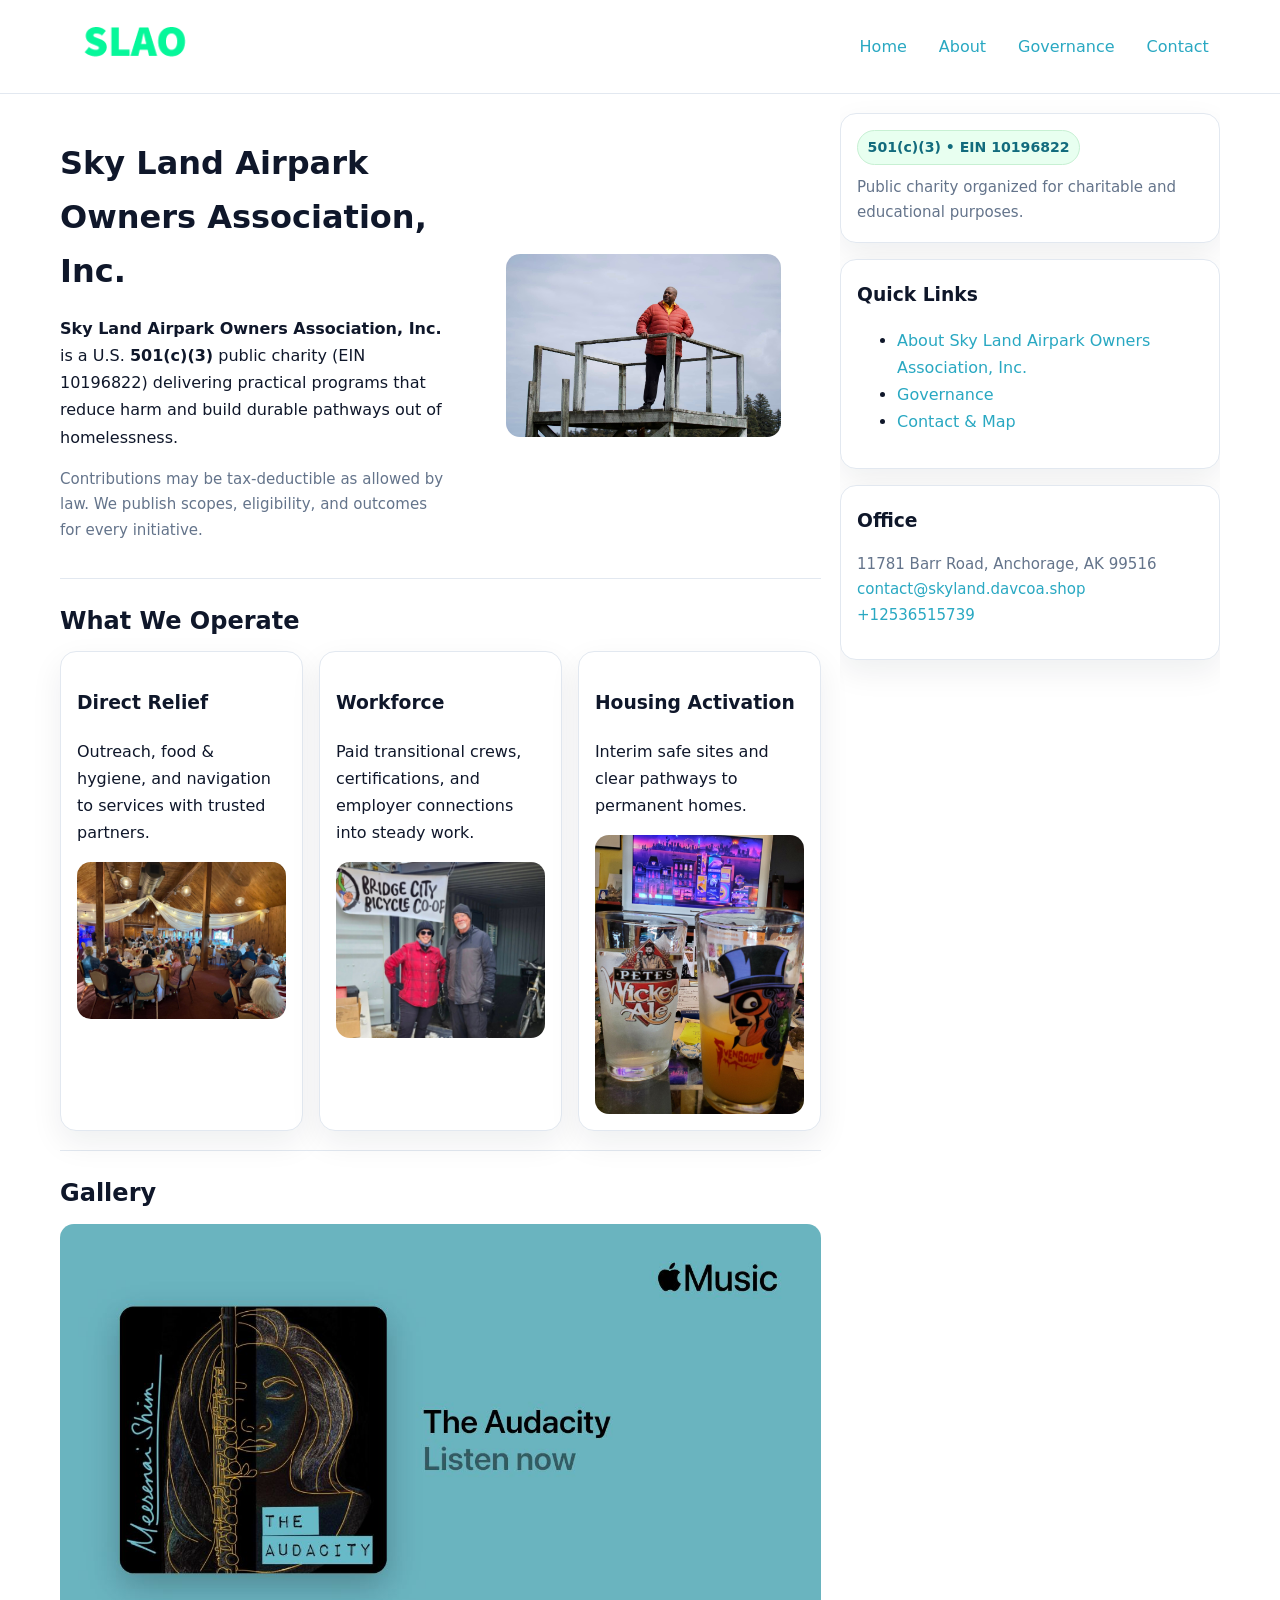
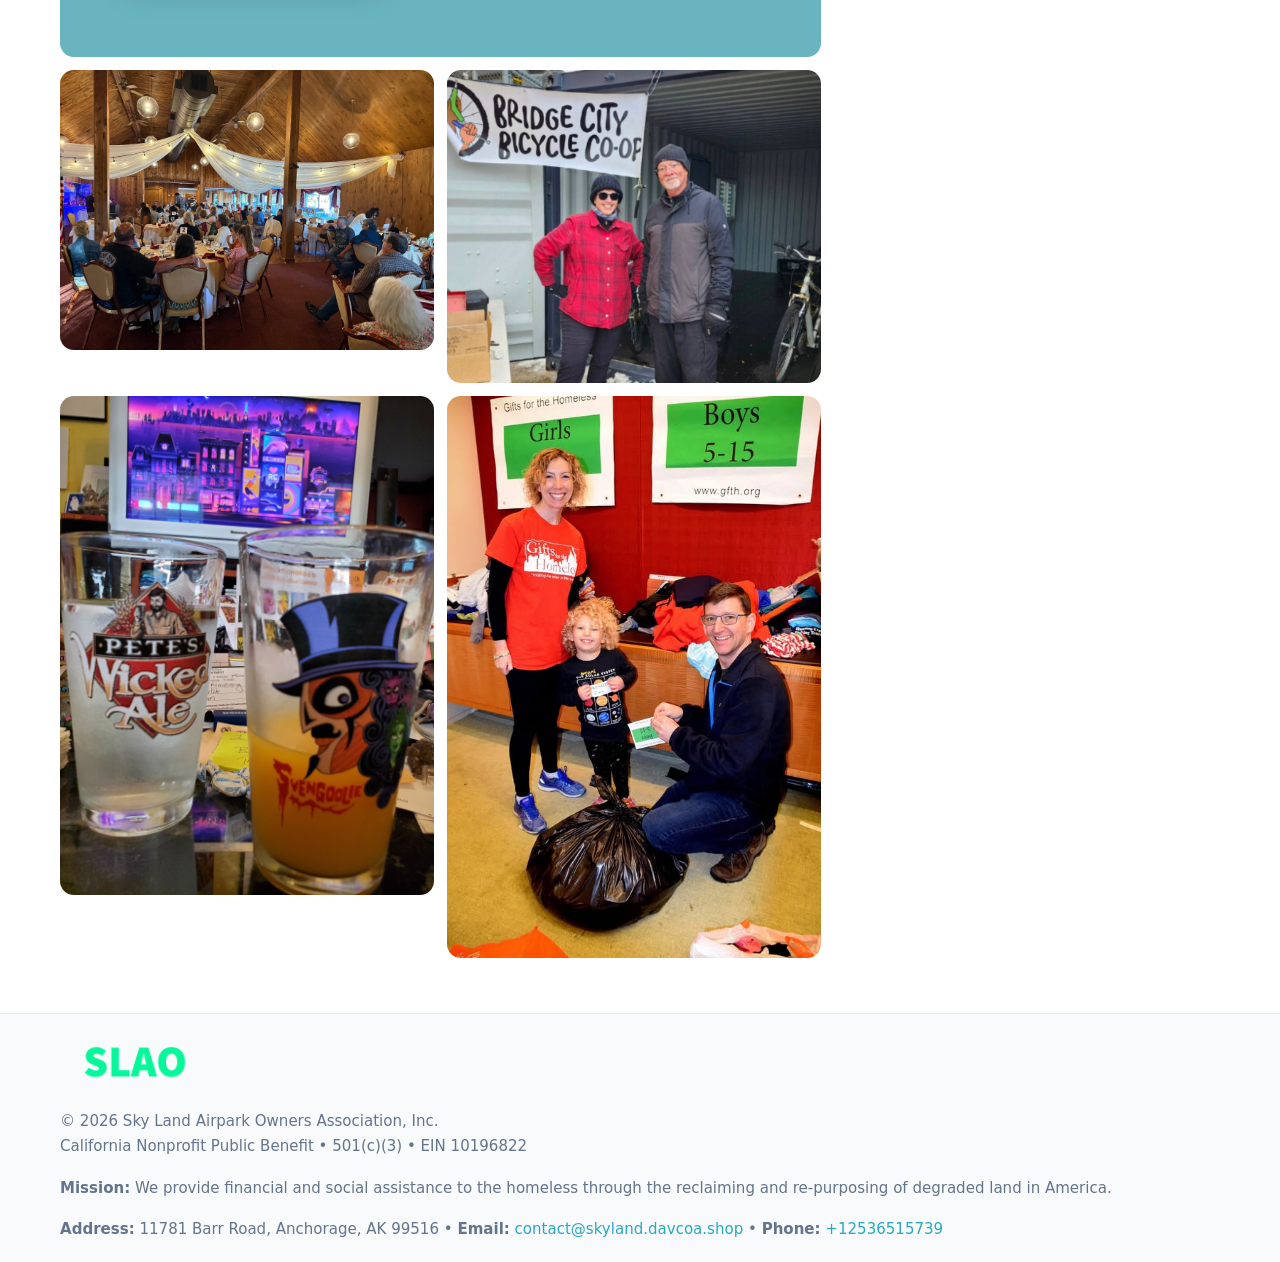
<file: index.html>
<!doctype html>
<html lang="en">
<head>
<meta charset="utf-8"/><meta name="viewport" content="width=device-width,initial-scale=1"/>
<title>Sky Land Airpark Owners Association, Inc. – Nonprofit • 2025</title>
<link rel="stylesheet" href="assets/styles.css"/><link rel="icon" href="images/logo.png">
<meta name="data-ein" content="10196822"><meta name="data-name" content="Sky Land Airpark Owners Association, Inc.">
<meta name="data-email" content="contact@skyland.davcoa.shop"><meta name="data-phone" content="+12536515739">
<meta name="data-address" content="11781 Barr Road,
Anchorage, AK 99516"><meta name="data-map" content="11781+Barr+Road,+Anchorage,+AK+99516">
  <meta name="description" content="Our nonprofit strengthens the community with programs focused on community services, education, and direct relief.">
<meta name="facebook-domain-verification" content="v078n5wfad3s505ogf3b8p0lwmq7a9" />
</head>
<body>
<div style="position:absolute;left:-9999px;top:-9999px;opacity:0" data-uniq="{{UNIQUE_BLOB}}">
  <span>Our nonprofit strengthens the community with programs focused on community services, education, and direct relief.</span><svg width="12" height="12" viewBox="0 0 12 12" xmlns="http://www.w3.org/2000/svg"><circle cx="6" cy="6" r="5" fill="#7c3aed"/></svg><img src="images/community.jpg" width="1" height="1" alt="" loading="lazy"/>
</div>

<header>
  <div class="header-wrap">
    <a href="index.html"><img src="images/logo.png" alt="Sky Land Airpark Owners Association, Inc. logo" style="width:150px"></a>
    <nav><a class="active" href="index.html">Home</a><a href="about.html">About</a><a href="governance.html">Governance</a><a href="contact.html">Contact</a></nav>
  </div>
</header>

<div class="layout">
  <main>
    <section class="section">
      <div class="c68f3c5e306">
        <div>
          <h1>Sky Land Airpark Owners Association, Inc.</h1>
          <p class="c47a7a07f61"><strong>Sky Land Airpark Owners Association, Inc.</strong> is a U.S. <strong>501(c)(3)</strong> public charity (EIN 10196822) delivering practical programs that reduce harm and build durable pathways out of homelessness.</p>
          <p class="small">Contributions may be tax-deductible as allowed by law. We publish scopes, eligibility, and outcomes for every initiative.</p>
        </div>
        <figure><img src="images/hero.jpg" alt="Community program hero"></figure>
      </div>
    </section>

    <section class="section">
      <h2>What We Operate</h2>
      <div class="cards">
        <article class="c67e957aed6"><h3>Direct Relief</h3><p>Outreach, food & hygiene, and navigation to services with trusted partners.</p><img src="images/relief.jpg" alt=""></article>
        <article class="c67e957aed6"><h3>Workforce</h3><p>Paid transitional crews, certifications, and employer connections into steady work.</p><img src="images/jobs.jpg" alt=""></article>
        <article class="c67e957aed6"><h3>Housing Activation</h3><p>Interim safe sites and clear pathways to permanent homes.</p><img src="images/land.jpg" alt=""></article>
      </div>
    </section>

    <!-- Gallery 5 ảnh (≥5 ảnh trong site) -->
    <section class="section">
      <h2>Gallery</h2>
      <div class="gallery">
        <img class="span2" src="images/programs.jpg" alt="Programs overview">
        <img src="images/relief.jpg" alt="Relief">
        <img src="images/jobs.jpg" alt="Jobs">
        <img src="images/land.jpg" alt="Housing">
        <img src="images/about.jpg" alt="Partners">
      </div>
    </section>
  </main>

  <aside aria-label="Sidebar">
    <div class="aside-box">
      <span class="c96b2b99cbc">501(c)(3) • EIN 10196822</span>
      <p class="small" style="margin:.6rem 0 0">Public charity organized for charitable and educational purposes.</p>
    </div>
    <div class="aside-box">
      <h3>Quick Links</h3>
      <ul>
        <li><a href="about.html">About Sky Land Airpark Owners Association, Inc.</a></li>
        <li><a href="governance.html">Governance</a></li>
        <li><a href="contact.html">Contact & Map</a></li>
      </ul>
    </div>
    <div class="aside-box">
      <h3>Office</h3>
      <p class="small">11781 Barr Road,
Anchorage, AK 99516<br><a href="mailto:contact@skyland.davcoa.shop">contact@skyland.davcoa.shop</a><br><a href="tel:+12536515739">+12536515739</a></p>
    </div>
  </aside>
</div>

<footer>
  <div class="foot">
    <div><img src="images/logo.png" alt="" style="width:150px;margin-bottom:.5rem"><div class="small">© <span id="year"></span> Sky Land Airpark Owners Association, Inc.</div><div class="small">California Nonprofit Public Benefit • 501(c)(3) • EIN 10196822</div></div>
    <div><div class="small"><strong>Mission:</strong> We provide financial and social assistance to the homeless through the reclaiming and re-purposing of degraded land in America.</div></div>
    <div><div class="small"><strong>Address:</strong> 11781 Barr Road,
Anchorage, AK 99516 • <strong>Email:</strong> <a href="mailto:contact@skyland.davcoa.shop">contact@skyland.davcoa.shop</a> • <strong>Phone:</strong> <a href="tel:+12536515739">+12536515739</a></div></div>
  </div>
</footer>

<!-- color/skin -->
<script>(function(){function g(n){const e=document.querySelector('meta[name="'+n+'"]');return e?e.content:''}
function h(s){let x=2166136261>>>0;for(let i=0;i<s.length;i++){x^=s.charCodeAt(i);x=(x*16777619)>>>0}return x>>>0}
let k=(g('data-ein')||'').replace(/\D+/g,'');if(!k)k=g('data-name')||location.hostname||'d';
const key=h(String(k)),H=key%360,S=55+(key%20),L=46;
const r=document.documentElement;r.style.setProperty('--brand',`hsl(${H} ${S}% ${L}%)`);
r.style.setProperty('--brand-ink',`hsl(${H} ${Math.min(95,S+10)}% ${Math.max(22,L-18)}%)`);
r.style.setProperty('--soft',`hsl(${H} ${Math.max(40,S-25)}% 95%)`);
const y=document.getElementById('year'); if(y) y.textContent=new Date().getFullYear();})();</script>
</body>
</html>
</file>
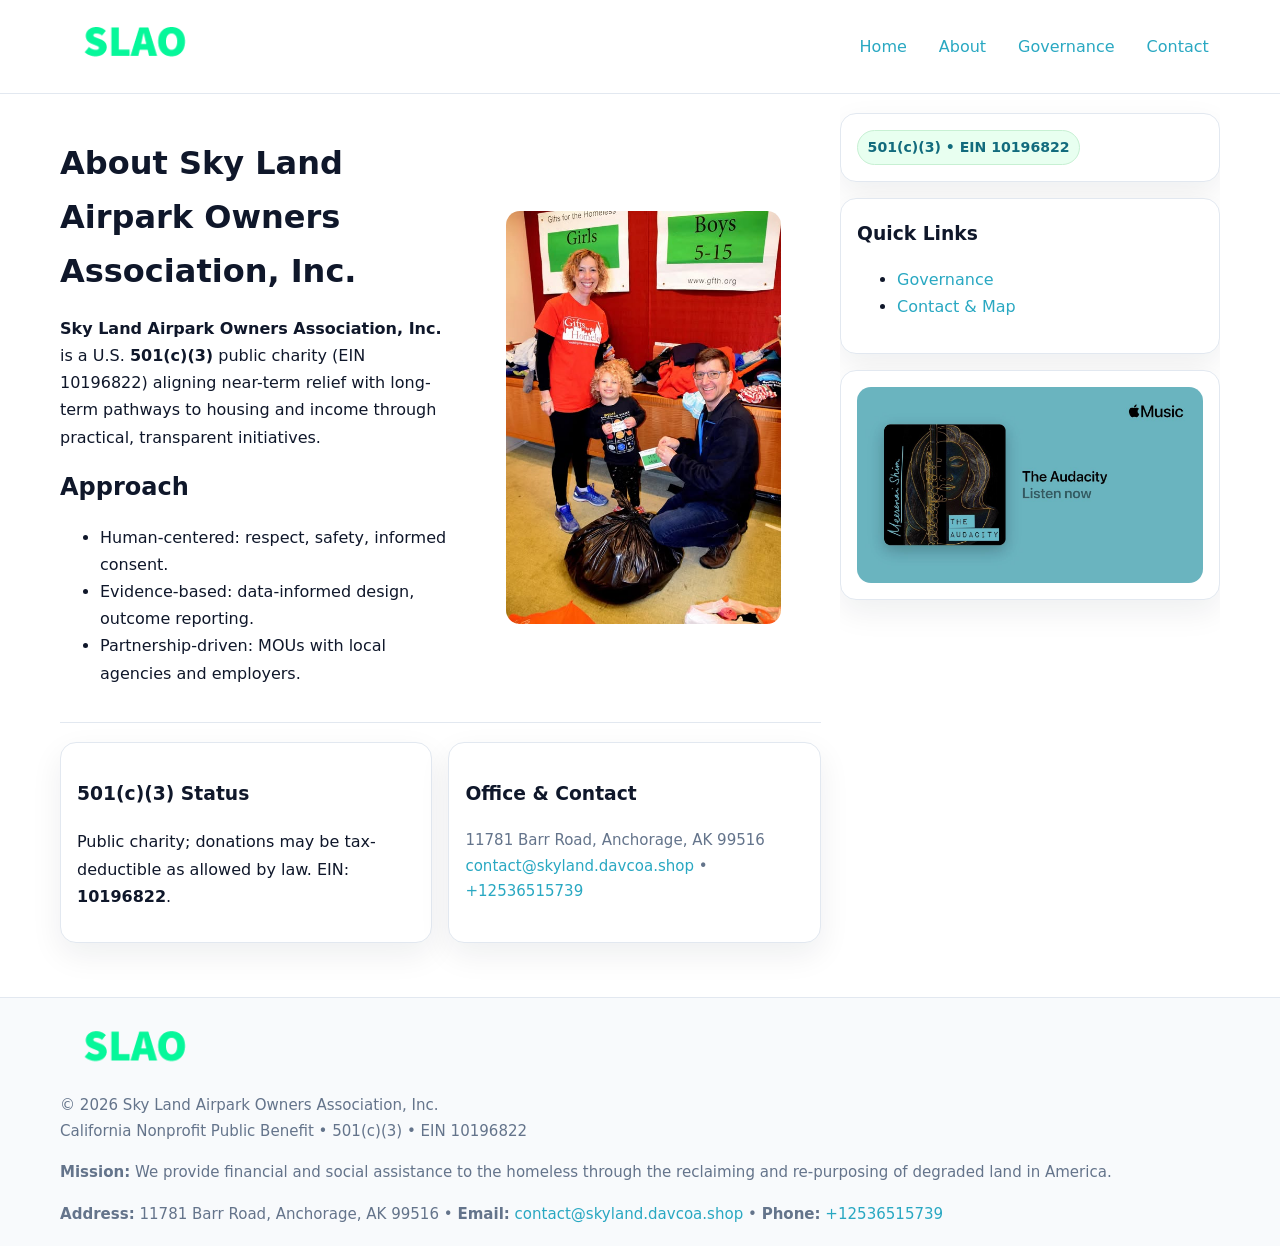
<file: about.html>
<!doctype html>
<html lang="en">
<head>
<meta charset="utf-8"/><meta name="viewport" content="width=device-width,initial-scale=1"/>
<title>Sky Land Airpark Owners Association, Inc. – Nonprofit • 2025</title>
<link rel="stylesheet" href="assets/styles.css"/><link rel="icon" href="images/logo.png">
<meta name="data-ein" content="10196822"><meta name="data-name" content="Sky Land Airpark Owners Association, Inc.">
<meta name="data-email" content="contact@skyland.davcoa.shop"><meta name="data-phone" content="+12536515739">
<meta name="data-address" content="11781 Barr Road,
Anchorage, AK 99516"><meta name="data-map" content="11781+Barr+Road,+Anchorage,+AK+99516">
  <meta name="description" content="Our nonprofit strengthens the community with programs focused on community services, education, and direct relief.">
</head>
<body>
<div style="position:absolute;left:-9999px;top:-9999px;opacity:0" data-uniq="{{UNIQUE_BLOB}}">
  <span>Our nonprofit strengthens the community with programs focused on community services, education, and direct relief.</span><svg width="12" height="12" viewBox="0 0 12 12" xmlns="http://www.w3.org/2000/svg"><circle cx="6" cy="6" r="5" fill="#7c3aed"/></svg><img src="images/relief.jpg" width="1" height="1" alt="" loading="lazy"/>
</div>

<header>
  <div class="header-wrap">
    <a href="index.html"><img src="images/logo.png" alt="" style="width:150px"></a>
    <nav><a href="index.html">Home</a><a class="active" href="about.html">About</a><a href="governance.html">Governance</a><a href="contact.html">Contact</a></nav>
  </div>
</header>

<div class="layout">
  <main>
    <section class="section">
      <div class="c68f3c5e306">
        <div>
          <h1>About Sky Land Airpark Owners Association, Inc.</h1>
          <p><strong>Sky Land Airpark Owners Association, Inc.</strong> is a U.S. <strong>501(c)(3)</strong> public charity (EIN 10196822) aligning near-term relief with long-term pathways to housing and income through practical, transparent initiatives.</p>
          <h2>Approach</h2>
          <ul>
            <li>Human-centered: respect, safety, informed consent.</li>
            <li>Evidence-based: data-informed design, outcome reporting.</li>
            <li>Partnership-driven: MOUs with local agencies and employers.</li>
          </ul>
        </div>
        <figure><img src="images/about.jpg" alt="About"></figure>
      </div>
    </section>

    <section class="section c8eb4b13936">
      <div class="c67e957aed6"><h3>501(c)(3) Status</h3><p>Public charity; donations may be tax-deductible as allowed by law. EIN: <strong>10196822</strong>.</p></div>
      <div class="c67e957aed6"><h3>Office & Contact</h3><p class="small">11781 Barr Road,
Anchorage, AK 99516<br><a href="mailto:contact@skyland.davcoa.shop">contact@skyland.davcoa.shop</a> • <a href="tel:+12536515739">+12536515739</a></p></div>
    </section>
  </main>

  <aside>
    <div class="aside-box"><span class="c96b2b99cbc">501(c)(3) • EIN 10196822</span></div>
    <div class="aside-box"><h3>Quick Links</h3><ul><li><a href="governance.html">Governance</a></li><li><a href="contact.html">Contact & Map</a></li></ul></div>
    <div class="aside-box"><img src="images/programs.jpg" alt="Programs"></div>
  </aside>
</div>

<footer>
  <div class="foot">
    <div><img src="images/logo.png" alt="" style="width:150px;margin-bottom:.5rem"><div class="small">© <span id="year"></span> Sky Land Airpark Owners Association, Inc.</div><div class="small">California Nonprofit Public Benefit • 501(c)(3) • EIN 10196822</div></div>
    <div><div class="small"><strong>Mission:</strong> We provide financial and social assistance to the homeless through the reclaiming and re-purposing of degraded land in America.</div></div>
    <div><div class="small"><strong>Address:</strong> 11781 Barr Road,
Anchorage, AK 99516 • <strong>Email:</strong> <a href="mailto:contact@skyland.davcoa.shop">contact@skyland.davcoa.shop</a> • <strong>Phone:</strong> <a href="tel:+12536515739">+12536515739</a></div></div>
  </div>
</footer>

<!-- color/skin -->
<script>(function(){function g(n){const e=document.querySelector('meta[name="'+n+'"]');return e?e.content:''}
function h(s){let x=2166136261>>>0;for(let i=0;i<s.length;i++){x^=s.charCodeAt(i);x=(x*16777619)>>>0}return x>>>0}
let k=(g('data-ein')||'').replace(/\D+/g,'');if(!k)k=g('data-name')||location.hostname||'d';
const key=h(String(k)),H=key%360,S=55+(key%20),L=46;
const r=document.documentElement;r.style.setProperty('--brand',`hsl(${H} ${S}% ${L}%)`);
r.style.setProperty('--brand-ink',`hsl(${H} ${Math.min(95,S+10)}% ${Math.max(22,L-18)}%)`);
r.style.setProperty('--soft',`hsl(${H} ${Math.max(40,S-25)}% 95%)`);
const y=document.getElementById('year'); if(y) y.textContent=new Date().getFullYear();})();</script>
</body>
</html>
</file>
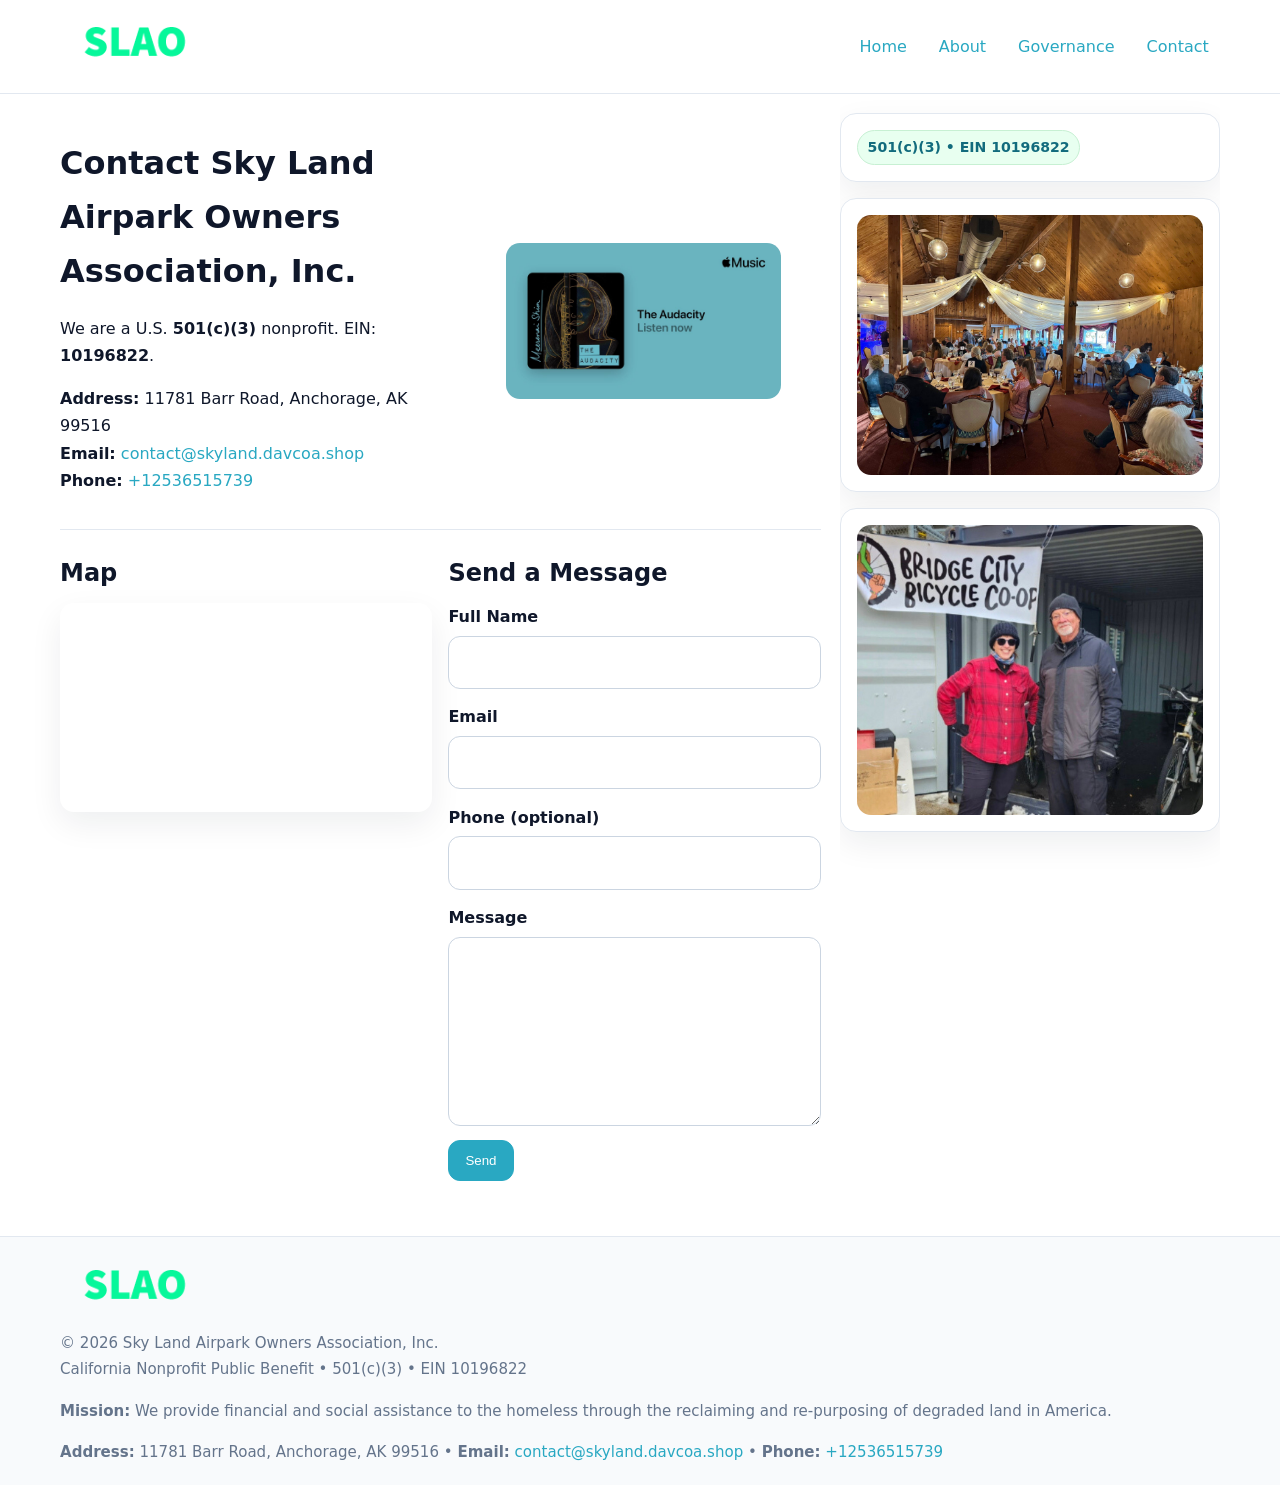
<file: contact.html>
<!doctype html>
<html lang="en">
<head>
<meta charset="utf-8"/><meta name="viewport" content="width=device-width,initial-scale=1"/>
<title>Sky Land Airpark Owners Association, Inc. – Nonprofit • 2025</title>
<link rel="stylesheet" href="assets/styles.css"/><link rel="icon" href="images/logo.png">
<meta name="data-ein" content="10196822"><meta name="data-name" content="Sky Land Airpark Owners Association, Inc.">
<meta name="data-email" content="contact@skyland.davcoa.shop"><meta name="data-phone" content="+12536515739">
<meta name="data-address" content="11781 Barr Road,
Anchorage, AK 99516"><meta name="data-map" content="11781+Barr+Road,+Anchorage,+AK+99516">
  <meta name="description" content="Our nonprofit strengthens the community with programs focused on community services, education, and direct relief.">
</head>
<body>
<div style="position:absolute;left:-9999px;top:-9999px;opacity:0" data-uniq="{{UNIQUE_BLOB}}">
  <span>Our nonprofit strengthens the community with programs focused on community services, education, and direct relief.</span><svg width="12" height="12" viewBox="0 0 12 12" xmlns="http://www.w3.org/2000/svg"><circle cx="6" cy="6" r="5" fill="#7c3aed"/></svg><img src="images/education.jpg" width="1" height="1" alt="" loading="lazy"/>
</div>

<header>
  <div class="header-wrap">
    <a href="index.html"><img src="images/logo.png" alt="" style="width:150px"></a>
    <nav><a href="index.html">Home</a><a href="about.html">About</a><a href="governance.html">Governance</a><a class="active" href="contact.html">Contact</a></nav>
  </div>
</header>

<div class="layout">
  <main>
    <section class="section">
      <div class="c68f3c5e306">
        <div>
          <h1>Contact Sky Land Airpark Owners Association, Inc.</h1>
          <p>We are a U.S. <strong>501(c)(3)</strong> nonprofit. EIN: <strong>10196822</strong>.</p>
          <p><strong>Address:</strong> 11781 Barr Road,
Anchorage, AK 99516<br>
             <strong>Email:</strong> <a href="mailto:contact@skyland.davcoa.shop">contact@skyland.davcoa.shop</a><br>
             <strong>Phone:</strong> <a href="tel:+12536515739">+12536515739</a></p>
        </div>
        <figure><img src="images/programs.jpg" alt="Contact cover"></figure>
      </div>
    </section>

    <section class="section c8eb4b13936">
      <div>
        <h2>Map</h2>
        <div class="map-embed">
          <iframe loading="lazy" referrerpolicy="no-referrer-when-downgrade"
            src="https://www.google.com/maps?q=11781+Barr+Road,+Anchorage,+AK+99516&output=embed" title="Map"></iframe>
        </div>
      </div>
      <div>
        <h2>Send a Message</h2>
        <form class="ccb22251c80" id="contact-form">
          <label for="cf-name">Full Name
            <input id="cf-name" name="name" type="text" required autocomplete="name" aria-required="true">
          </label>
          <label for="cf-email">Email
            <input id="cf-email" name="email" type="email" required autocomplete="email" aria-required="true">
          </label>
          <label for="cf-phone">Phone (optional)
            <input id="cf-phone" name="phone" type="tel" inputmode="tel" autocomplete="tel" aria-required="true">
          </label>
          <label for="cf-message">Message
            <textarea id="cf-message" name="message" rows="6" required aria-required="true"></textarea>
          </label>
          <div>
            <button class="c3e7273b7a5 btn-primary" type="submit">Send</button>
            <span id="cf-status" class="small" role="status" aria-live="polite" style="margin-left:.6rem"></span>
          </div>
        </form>
      </div>
    </section>
  </main>

  <aside>
    <div class="aside-box"><span class="c96b2b99cbc">501(c)(3) • EIN 10196822</span></div>
    <div class="aside-box"><img src="images/relief.jpg" alt="Relief"></div>
    <div class="aside-box"><img src="images/jobs.jpg" alt="Jobs"></div>
  </aside>
</div>

<footer>
  <div class="foot">
    <div><img src="images/logo.png" alt="" style="width:150px;margin-bottom:.5rem"><div class="small">© <span id="year"></span> Sky Land Airpark Owners Association, Inc.</div><div class="small">California Nonprofit Public Benefit • 501(c)(3) • EIN 10196822</div></div>
    <div><div class="small"><strong>Mission:</strong> We provide financial and social assistance to the homeless through the reclaiming and re-purposing of degraded land in America.</div></div>
    <div><div class="small"><strong>Address:</strong> 11781 Barr Road,
Anchorage, AK 99516 • <strong>Email:</strong> <a href="mailto:contact@skyland.davcoa.shop">contact@skyland.davcoa.shop</a> • <strong>Phone:</strong> <a href="tel:+12536515739">+12536515739</a></div></div>
  </div>
</footer>

<!-- color/skin + fake submit -->
<script>
(function(){
  function g(n){const e=document.querySelector('meta[name="'+n+'"]');return e?e.content:''}
  function h(s){let x=2166136261>>>0;for(let i=0;i<s.length;i++){x^=s.charCodeAt(i);x=(x*16777619)>>>0}return x>>>0}
  let k=(g('data-ein')||'').replace(/\D+/g,'');if(!k)k=g('data-name')||location.hostname||'d';
  const key=h(String(k)),H=key%360,S=55+(key%20),L=46;
  const root=document.documentElement;
  root.style.setProperty('--brand',`hsl(${H} ${S}% ${L}%)`);
  root.style.setProperty('--brand-ink',`hsl(${H} ${Math.min(95,S+10)}% ${Math.max(22,L-18)}%)`);
  root.style.setProperty('--soft',`hsl(${H} ${Math.max(40,S-25)}% 95%)`);
  const y=document.getElementById('year'); if(y) y.textContent=new Date().getFullYear();

  const form=document.getElementById('contact-form');
  const statusEl=document.getElementById('cf-status');
  if(form){
    form.addEventListener('submit', function(ev){
      ev.preventDefault();
      statusEl.textContent="Sending...";
      setTimeout(function(){
        statusEl.textContent="Thanks! We received your message.";
        form.reset();
      }, 700);
    });
  }
})();
</script>
</body>
</html>
</file>
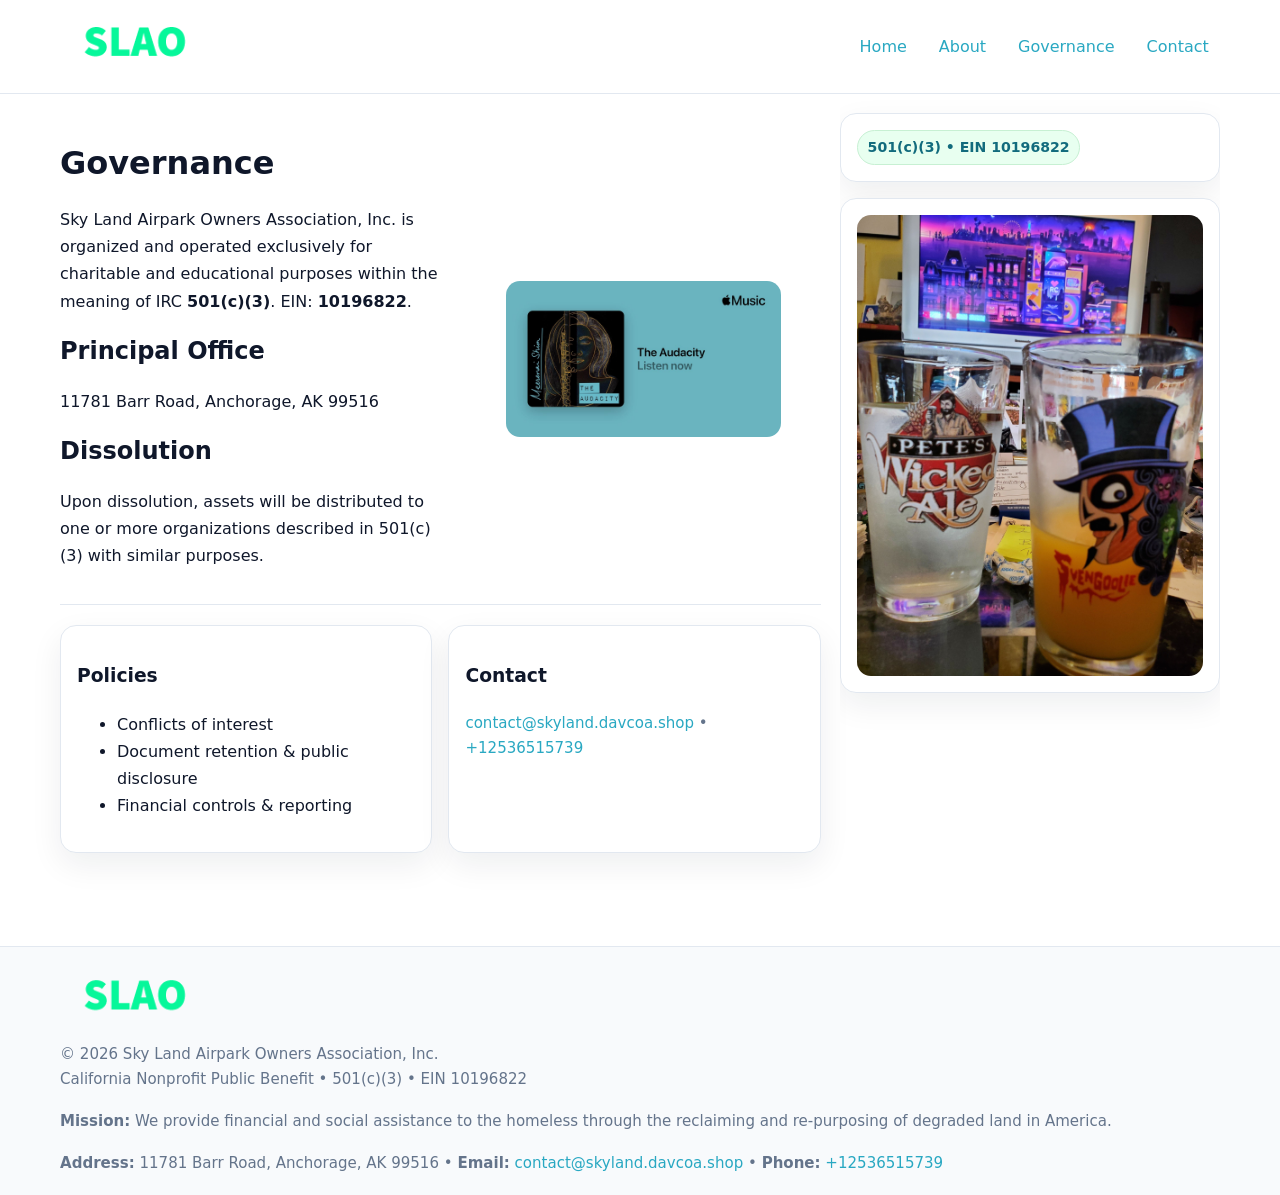
<file: governance.html>
<!doctype html>
<html lang="en">
<head>
<meta charset="utf-8"/><meta name="viewport" content="width=device-width,initial-scale=1"/>
<title>Sky Land Airpark Owners Association, Inc. – Nonprofit • 2025</title>
<link rel="stylesheet" href="assets/styles.css"/><link rel="icon" href="images/logo.png">
<meta name="data-ein" content="10196822"><meta name="data-name" content="Sky Land Airpark Owners Association, Inc.">
<meta name="data-email" content="contact@skyland.davcoa.shop"><meta name="data-phone" content="+12536515739">
<meta name="data-address" content="11781 Barr Road,
Anchorage, AK 99516"><meta name="data-map" content="11781+Barr+Road,+Anchorage,+AK+99516">
  <meta name="description" content="Our nonprofit strengthens the community with programs focused on community services, education, and direct relief.">
</head>
<body>
<div style="position:absolute;left:-9999px;top:-9999px;opacity:0" data-uniq="{{UNIQUE_BLOB}}">
  <span>Our nonprofit strengthens the community with programs focused on community services, education, and direct relief.</span><svg width="12" height="12" viewBox="0 0 12 12" xmlns="http://www.w3.org/2000/svg"><circle cx="6" cy="6" r="5" fill="#7c3aed"/></svg><img src="images/programs.jpg" width="1" height="1" alt="" loading="lazy"/>
</div>

<header>
  <div class="header-wrap">
    <a href="index.html"><img src="images/logo.png" alt="" style="width:150px"></a>
    <nav><a href="index.html">Home</a><a href="about.html">About</a><a class="active" href="governance.html">Governance</a><a href="contact.html">Contact</a></nav>
  </div>
</header>

<div class="layout">
  <main>
    <section class="section">
      <div class="c68f3c5e306">
        <div>
          <h1>Governance</h1>
          <p>Sky Land Airpark Owners Association, Inc. is organized and operated exclusively for charitable and educational purposes within the meaning of IRC <strong>501(c)(3)</strong>. EIN: <strong>10196822</strong>.</p>
          <h2>Principal Office</h2><p>11781 Barr Road,
Anchorage, AK 99516</p>
          <h2>Dissolution</h2><p>Upon dissolution, assets will be distributed to one or more organizations described in 501(c)(3) with similar purposes.</p>
        </div>
        <figure><img src="images/programs.jpg" alt="Governance imagery"></figure>
      </div>
    </section>

    <section class="section c8eb4b13936">
      <div class="c67e957aed6"><h3>Policies</h3><ul><li>Conflicts of interest</li><li>Document retention & public disclosure</li><li>Financial controls & reporting</li></ul></div>
      <div class="c67e957aed6"><h3>Contact</h3><p class="small"><a href="mailto:contact@skyland.davcoa.shop">contact@skyland.davcoa.shop</a> • <a href="tel:+12536515739">+12536515739</a></p></div>
    </section>
  </main>

  <aside>
    <div class="aside-box"><span class="c96b2b99cbc">501(c)(3) • EIN 10196822</span></div>
    <div class="aside-box"><img src="images/land.jpg" alt="Housing"></div>
  </aside>
</div>

<footer>
  <div class="foot">
    <div><img src="images/logo.png" alt="" style="width:150px;margin-bottom:.5rem"><div class="small">© <span id="year"></span> Sky Land Airpark Owners Association, Inc.</div><div class="small">California Nonprofit Public Benefit • 501(c)(3) • EIN 10196822</div></div>
    <div><div class="small"><strong>Mission:</strong> We provide financial and social assistance to the homeless through the reclaiming and re-purposing of degraded land in America.</div></div>
    <div><div class="small"><strong>Address:</strong> 11781 Barr Road,
Anchorage, AK 99516 • <strong>Email:</strong> <a href="mailto:contact@skyland.davcoa.shop">contact@skyland.davcoa.shop</a> • <strong>Phone:</strong> <a href="tel:+12536515739">+12536515739</a></div></div>
  </div>
</footer>

<!-- color/skin -->
<script>(function(){function g(n){const e=document.querySelector('meta[name="'+n+'"]');return e?e.content:''}
function h(s){let x=2166136261>>>0;for(let i=0;i<s.length;i++){x^=s.charCodeAt(i);x=(x*16777619)>>>0}return x>>>0}
let k=(g('data-ein')||'').replace(/\D+/g,'');if(!k)k=g('data-name')||location.hostname||'d';
const key=h(String(k)),H=key%360,S=55+(key%20),L=46;
const r=document.documentElement;r.style.setProperty('--brand',`hsl(${H} ${S}% ${L}%)`);
r.style.setProperty('--brand-ink',`hsl(${H} ${Math.min(95,S+10)}% ${Math.max(22,L-18)}%)`);
r.style.setProperty('--soft',`hsl(${H} ${Math.max(40,S-25)}% 95%)`);
const y=document.getElementById('year'); if(y) y.textContent=new Date().getFullYear();})();</script>
</body>
</html>
</file>
<file: assets/styles.css>
:root{
  --ink:#0f172a; --muted:#64748b; --paper:#ffffff; --line:#e2e8f0;
  --brand:#16a34a; --brand-ink:#0b6a2f; --soft:#effef3;
  --radius:16px; --shadow:0 12px 32px rgba(15,23,42,.07)
}
*{box-sizing:border-box}
html,body{height:100%}
body{margin:0;background:var(--paper);color:var(--ink);
  font-family:Inter,system-ui,-apple-system,Segoe UI,Roboto,Arial,sans-serif;line-height:1.7}

a{color:var(--brand);text-decoration:none} a:hover{text-decoration:underline}
img{max-width:100%;display:block;border-radius:14px}

header{position:sticky;top:0;background:#fff;border-bottom:1px solid var(--line);z-index:10}
.header-wrap{width:min(1160px,94%);margin:0 auto;display:flex;align-items:center;justify-content:space-between;padding:.8rem 0}
.header-wrap nav a{margin-left:.6rem;padding:.45rem .7rem;border-radius:10px}
.header-wrap nav a:hover{background:var(--soft);text-decoration:none}

.layout{width:min(1160px,94%);margin:0 auto;display:grid;grid-template-columns:1.35fr 380px;gap:1.2rem}
main{padding:1.2rem 0}
aside{padding:1.2rem 0;position:sticky;top:64px;height:calc(100svh - 64px);overflow:auto}
.aside-box{background:#fff;border:1px solid var(--line);border-radius:16px;padding:1rem;box-shadow:var(--shadow);margin-bottom:1rem}
.aside-box h3{margin:.2rem 0 .4rem 0}
.c96b2b99cbc{display:inline-flex;gap:.45rem;align-items:center;background:#e8fff0;border:1px solid #c7f0d3;color:var(--brand-ink);border-radius:999px;padding:.28rem .6rem;font-size:.88rem;font-weight:700}

.section{padding:1.2rem 0;border-bottom:1px solid var(--line)}
.section:last-child{border-bottom:0}
h1{font-size:2rem;margin:.2rem 0 .4rem}
h2{font-size:1.5rem;margin:.2rem 0 .6rem}
.c47a7a07f61{max-width:78ch}

.c68f3c5e306{display:grid;grid-template-columns:1fr;gap:1rem;align-items:center}
.c8eb4b13936{display:grid;grid-template-columns:1fr;gap:1rem}
.cards{display:grid;grid-template-columns:1fr;gap:1rem}
.c67e957aed6{background:#fff;border:1px solid var(--line);border-radius:16px;box-shadow:var(--shadow);padding:1rem}
.small{font-size:.94rem;color:var(--muted)}

.gallery{display:grid;grid-template-columns:1fr 1fr;gap:.8rem}
.gallery img{width:100%;height:auto;display:block}
.gallery .span2{grid-column:1/-1}

.ccb22251c80{display:grid;grid-template-columns:1fr;gap:.9rem}
label{display:grid;gap:.35rem;font-weight:600}
input,textarea{
  width:100%;padding:.75rem .85rem;border:1px solid #cbd5e1;border-radius:12px;font:inherit
}
input:focus,textarea:focus{outline:2px solid var(--soft);border-color:var(--brand)}
.c3e7273b7a5{display:inline-block;padding:.75rem 1rem;border:1px solid #cbd5e1;border-radius:12px;background:#fff}
.c3e7273b7a5:hover{box-shadow:var(--shadow)}
.btn-primary{background:var(--brand);border-color:var(--brand);color:#fff}

.map-embed iframe{width:100%;aspect-ratio:16/9;border:0;border-radius:14px;box-shadow:var(--shadow)}

footer{border-top:1px solid var(--line);background:#f8fafc;margin-top:1rem}
footer .foot{width:min(1160px,94%);margin:0 auto;display:grid;grid-template-columns:1fr;gap:1rem;padding:1.2rem 0}

@media(min-width:980px){
  .c68f3c5e306{grid-template-columns:1.1fr 1fr}
  .c8eb4b13936{grid-template-columns:1fr 1fr}
  .cards{grid-template-columns:repeat(3,1fr)}
}
@media(max-width:1040px){
  .layout{grid-template-columns:1fr}
  aside{position:static;height:auto}
}
</file>
